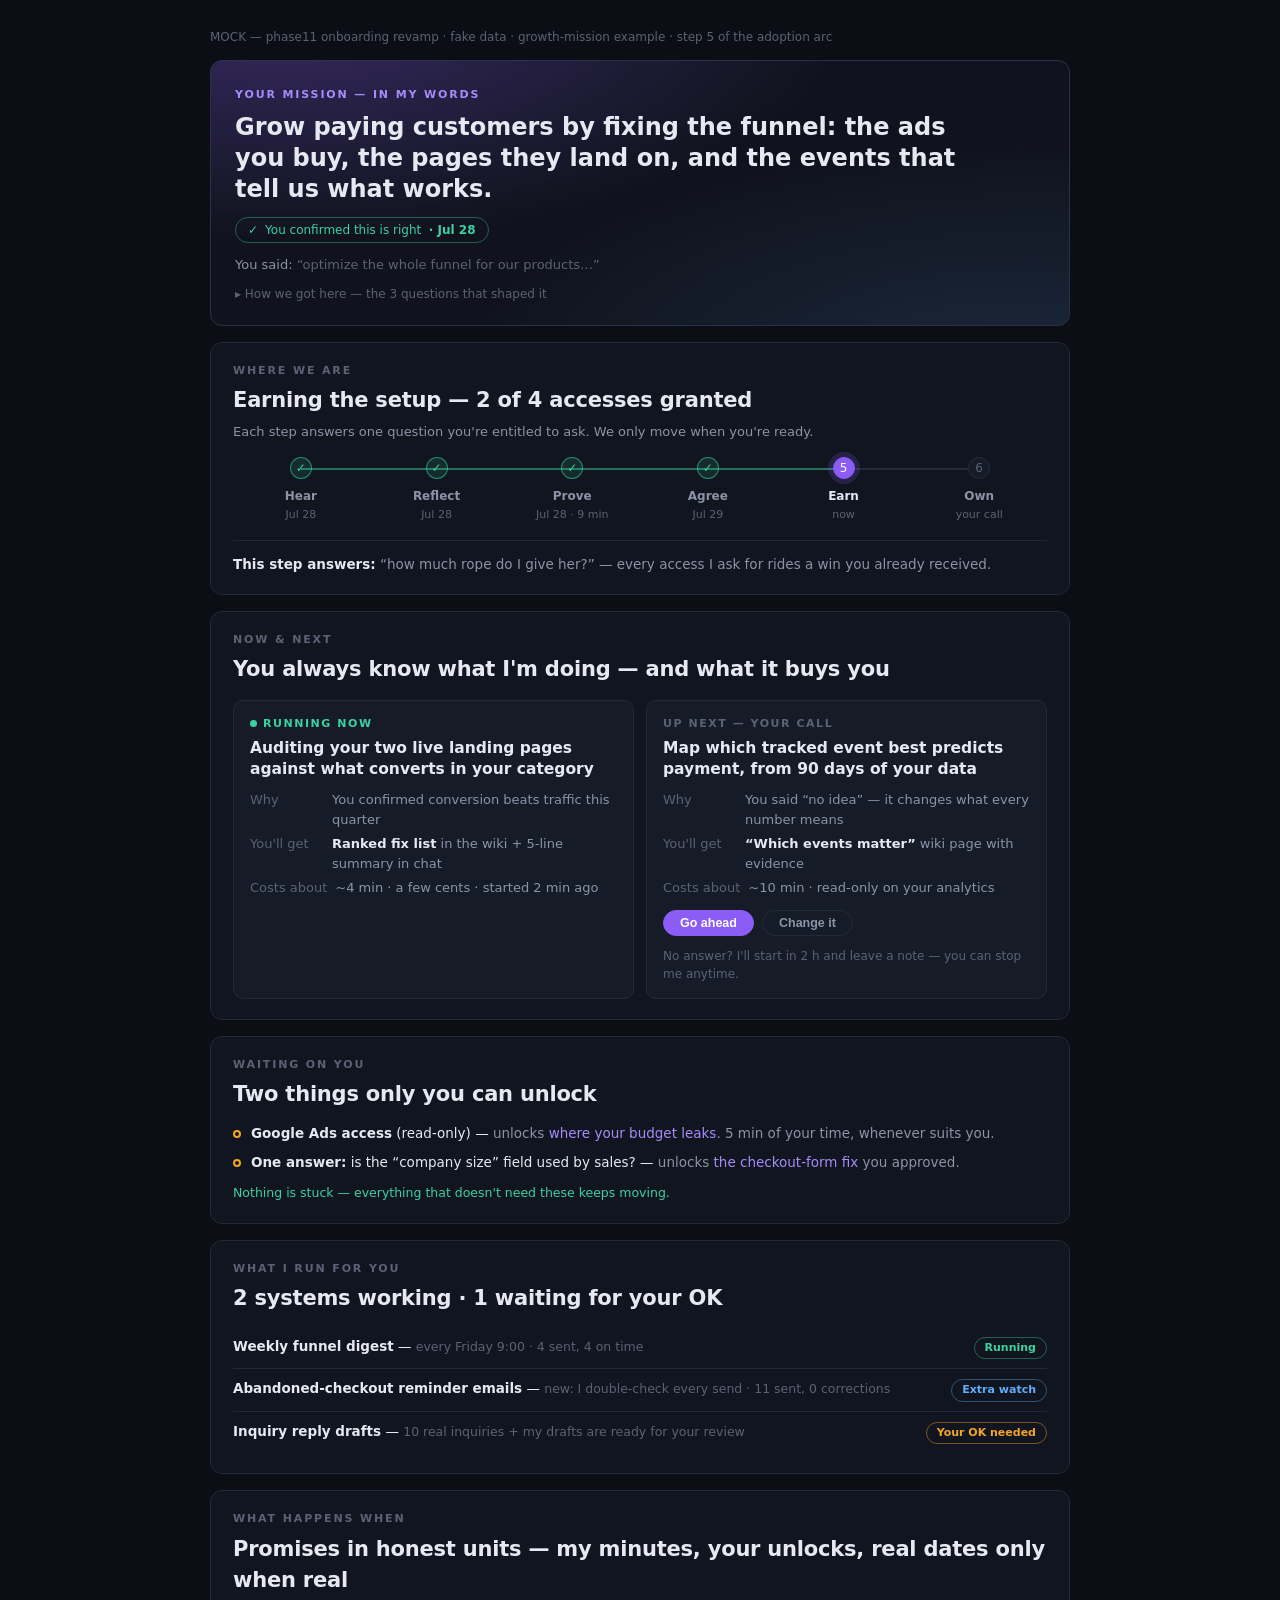
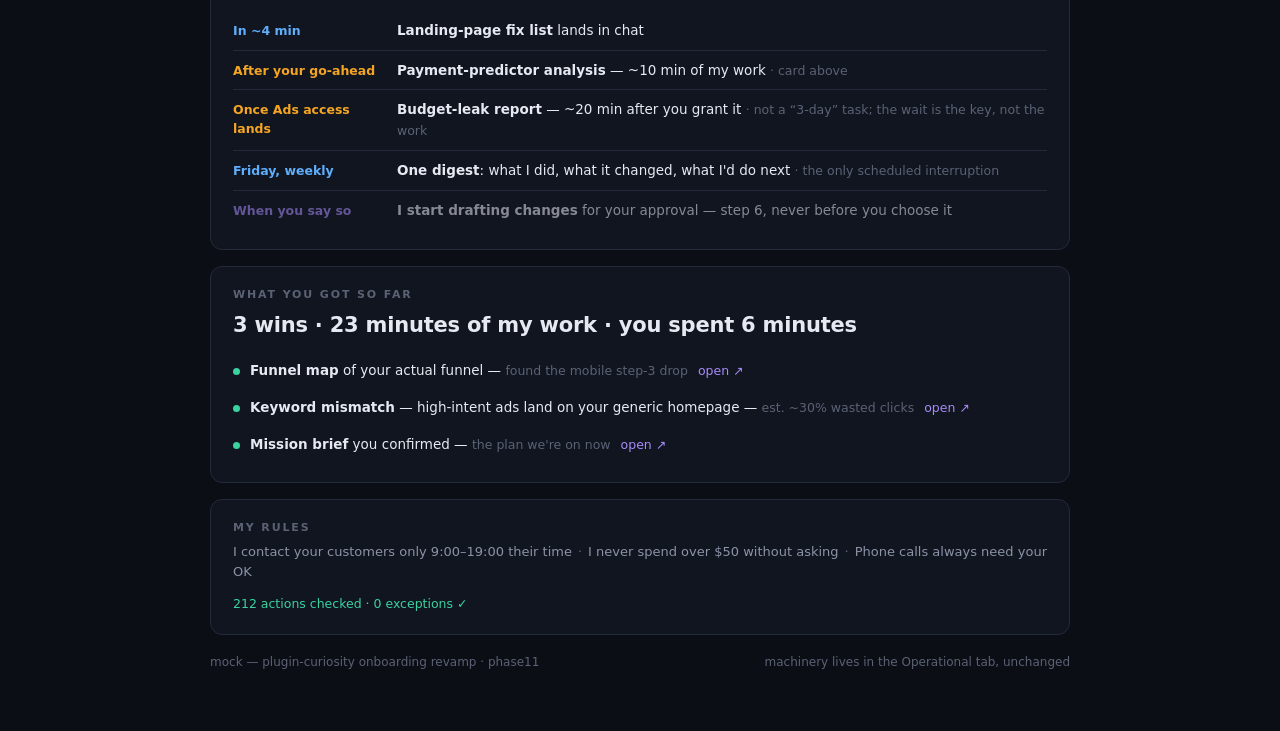
<file: plans/phase11-onboarding-revamp/mock.html>
<!doctype html>
<html lang="en">
<head>
<meta charset="utf-8" />
<meta name="viewport" content="width=device-width, initial-scale=1" />
<title>Missions — onboarding revamp mock</title>
<style>
  :root{
    --bg:#0b0e14; --panel:#11151f; --panel-2:#161b28; --line:#232a3a;
    --text:#e6e9f2; --dim:#8b93a7; --faint:#5b6275;
    --violet:#8b5cf6; --violet-soft:#a78bfa;
    --ok:#3ad29f; --amber:#f5a524; --red:#f4645f; --blue:#5eaefc;
    --radius:12px;
  }
  *{box-sizing:border-box;margin:0;padding:0}
  body{
    background:var(--bg); color:var(--text);
    font:15px/1.5 "Inter",system-ui,-apple-system,"Segoe UI",Roboto,sans-serif;
    -webkit-font-smoothing:antialiased; padding:28px 20px 60px;
  }
  .wrap{max-width:860px;margin:0 auto;display:flex;flex-direction:column;gap:16px}

  .eyebrow{font-size:11px;text-transform:uppercase;letter-spacing:.17em;color:var(--faint);font-weight:600}
  .panel{background:var(--panel);border:1px solid var(--line);border-radius:var(--radius);padding:20px 22px}
  h2{font-size:21px;font-weight:650;margin-top:6px;letter-spacing:-.01em}
  .support{font-size:13px;color:var(--dim);margin-top:5px}
  .mock-note{max-width:860px;margin:0 auto 14px;font-size:12px;color:var(--faint)}

  /* ---- 1 · HERO — the one gradient -------------------------------------- */
  .hero{
    border-radius:var(--radius); padding:26px 24px 22px; position:relative; overflow:hidden;
    background:
      radial-gradient(120% 160% at 8% -20%, rgba(139,92,246,.32), transparent 55%),
      radial-gradient(120% 160% at 95% 120%, rgba(94,174,252,.14), transparent 55%),
      #10131d;
    border:1px solid #2a3047;
  }
  .hero .eyebrow{color:var(--violet-soft)}
  .hero h1{font-size:24px;font-weight:700;line-height:1.3;margin-top:8px;max-width:44ch}
  .confirmed{display:inline-flex;align-items:center;gap:7px;margin-top:12px;
    font-size:12px;color:var(--ok);border:1px solid rgba(58,210,159,.4);
    border-radius:999px;padding:3px 12px}
  .confirmed b{font-weight:600}
  .hero .said{margin-top:12px;font-size:13px;color:var(--dim)}
  .hero .said i{color:var(--faint);font-style:normal}
  details.howwegothere{margin-top:10px;font-size:13px;color:var(--dim)}
  details.howwegothere summary{cursor:pointer;color:var(--faint);font-size:12px;list-style:none}
  details.howwegothere summary::before{content:"▸ ";color:var(--faint)}
  details[open].howwegothere summary::before{content:"▾ "}
  .convo{margin-top:10px;display:flex;flex-direction:column;gap:8px}
  .convo div{border:1px solid var(--line);border-radius:10px;padding:8px 12px;font-size:13px;max-width:60ch}
  .convo .you{align-self:flex-end;background:var(--panel-2)}
  .convo .luna{color:var(--dim)}

  /* ---- 2 · JOURNEY ------------------------------------------------------- */
  .journey{display:flex;align-items:flex-start;margin-top:16px}
  .step{flex:1;text-align:center;position:relative}
  .step::before{ /* rail segment */
    content:"";position:absolute;top:11px;left:-50%;width:100%;height:2px;background:var(--line);
  }
  .step:first-child::before{display:none}
  .step.done::before{background:rgba(58,210,159,.5)}
  .step.now::before{background:rgba(58,210,159,.5)}
  .sdot{width:22px;height:22px;border-radius:50%;margin:0 auto;position:relative;z-index:1;
    display:flex;align-items:center;justify-content:center;font-size:12px;
    background:var(--panel-2);border:1px solid var(--line);color:var(--faint)}
  .done .sdot{background:rgba(58,210,159,.12);border-color:rgba(58,210,159,.55);color:var(--ok)}
  .now .sdot{background:var(--violet);border-color:var(--violet);color:#fff;box-shadow:0 0 0 5px rgba(139,92,246,.18)}
  .slabel{font-size:12px;margin-top:8px;color:var(--dim);font-weight:600}
  .done .slabel{color:var(--dim)}
  .now .slabel{color:var(--text)}
  .step .swhen{font-size:11px;color:var(--faint);margin-top:2px}
  .now-question{margin-top:16px;border-top:1px solid var(--line);padding-top:13px;
    font-size:13.5px;color:var(--dim)}
  .now-question b{color:var(--text);font-weight:600}

  /* ---- 3 · NOW / NEXT ---------------------------------------------------- */
  .now-grid{display:grid;grid-template-columns:1fr 1fr;gap:12px;margin-top:14px}
  @media(max-width:700px){.now-grid{grid-template-columns:1fr}}
  .stepcard{background:var(--panel-2);border:1px solid var(--line);border-radius:10px;padding:15px 16px}
  .stepcard .tag{font-size:11px;letter-spacing:.14em;text-transform:uppercase;font-weight:600}
  .stepcard.running .tag{color:var(--ok)}
  .stepcard.queued .tag{color:var(--faint)}
  .stepcard h3{font-size:15.5px;font-weight:650;margin-top:6px;line-height:1.35}
  .rows{margin-top:10px;display:flex;flex-direction:column;gap:5px;font-size:13px}
  .rows .r{display:flex;gap:8px}
  .rows .k{color:var(--faint);min-width:74px;flex:none}
  .rows .v{color:var(--dim)}
  .rows .v b{color:var(--text);font-weight:600}
  .live{display:inline-block;width:7px;height:7px;border-radius:50%;background:var(--ok);
    margin-right:6px;animation:pulse 1.6s infinite}
  @keyframes pulse{0%,100%{opacity:1}50%{opacity:.35}}
  .actions{margin-top:12px;display:flex;gap:8px}
  .btn{font-size:12.5px;font-weight:600;border-radius:999px;padding:5px 16px;cursor:pointer;
    border:1px solid var(--line);background:transparent;color:var(--dim)}
  .btn.primary{background:var(--violet);border-color:var(--violet);color:#fff}
  .queued .hint{margin-top:11px;font-size:12px;color:var(--faint)}

  /* ---- 4 · WAITING ON YOU ------------------------------------------------ */
  .waits{margin-top:12px;display:flex;flex-direction:column;gap:9px}
  .wait{display:flex;align-items:baseline;gap:10px;font-size:13.5px}
  .wait .dot{width:8px;height:8px;border-radius:50%;flex:none;position:relative;top:0;
    border:2px solid var(--amber);background:transparent}
  .wait b{font-weight:600}
  .wait .unlock{color:var(--dim)}
  .wait .unlock i{font-style:normal;color:var(--violet-soft)}
  .keeps{margin-top:12px;font-size:12.5px;color:var(--ok)}

  /* ---- 5 · WHAT I RUN FOR YOU -------------------------------------------- */
  .sys{margin-top:12px;display:flex;flex-direction:column}
  .sys-row{display:grid;grid-template-columns:1fr auto;gap:12px;padding:9px 0;
    border-top:1px solid var(--line);align-items:baseline}
  .sys-row:first-child{border-top:none}
  .sys .sname{font-size:13.5px}
  .sys .sname b{font-weight:600}
  .sys .ssub{color:var(--faint);font-size:12.5px}
  .state{font-size:11px;font-weight:600;border-radius:999px;padding:2px 10px;white-space:nowrap}
  .state.run{color:var(--ok);border:1px solid rgba(58,210,159,.4)}
  .state.watch{color:var(--blue);border:1px solid rgba(94,174,252,.4)}
  .state.ask{color:var(--amber);border:1px solid rgba(245,165,36,.45)}

  /* ---- MY RULES strip ----------------------------------------------------- */
  .rules{display:flex;justify-content:space-between;gap:14px;align-items:baseline;flex-wrap:wrap}
  .rules .rlist{font-size:13px;color:var(--dim)}
  .rules .rlist i{font-style:normal;color:var(--faint);padding:0 6px}
  .rules .rcount{font-size:12.5px;color:var(--ok);white-space:nowrap}

  /* ---- 6 · WHAT HAPPENS WHEN --------------------------------------------- */
  .tl{margin-top:14px;display:flex;flex-direction:column}
  .tl-row{display:grid;grid-template-columns:150px 1fr;gap:14px;padding:9px 0;
    border-top:1px solid var(--line);align-items:baseline}
  .tl-row:first-child{border-top:none}
  .when{font-size:12.5px;font-weight:600;color:var(--violet-soft)}
  .when.clock{color:var(--blue)}
  .when.you{color:var(--amber)}
  .what{font-size:13.5px}
  .what b{font-weight:600}
  .what .sub{color:var(--faint);font-size:12.5px}
  .tl-row.dimmed .what, .tl-row.dimmed .when{opacity:.55}

  /* ---- 6 · WINS ---------------------------------------------------------- */
  .wins{margin-top:12px;display:flex;flex-direction:column;gap:2px}
  .win{display:flex;gap:10px;align-items:baseline;font-size:13.5px;padding:7px 0}
  .win .wdot{width:7px;height:7px;border-radius:50%;background:var(--ok);flex:none}
  .win b{font-weight:600}
  .win .wsub{color:var(--faint);font-size:12.5px}
  .win a{color:var(--violet-soft);text-decoration:none;font-size:12.5px;white-space:nowrap}
  .foot{max-width:860px;margin:18px auto 0;font-size:12px;color:var(--faint);
    display:flex;justify-content:space-between}
</style>
</head>
<body>

<p class="mock-note">MOCK — phase11 onboarding revamp · fake data · growth-mission example · step 5 of the adoption arc</p>

<div class="wrap">

  <!-- 1 · MISSION, reflected back — the one gradient -->
  <section class="hero">
    <div class="eyebrow">Your mission — in my words</div>
    <h1>Grow paying customers by fixing the funnel: the ads you buy, the pages they land on, and the events that tell us what works.</h1>
    <span class="confirmed">✓ <span>You confirmed this is right &nbsp;<b>· Jul 28</b></span></span>
    <div class="said">You said: <i>“optimize the whole funnel for our products…”</i></div>
    <details class="howwegothere">
      <summary>How we got here — the 3 questions that shaped it</summary>
      <div class="convo">
        <div class="luna">Which matters more this quarter — more signups, or more of the signups you already get turning into payers?</div>
        <div class="you">Honestly — conversion. Traffic is okay.</div>
        <div class="luna">Do you know which user event actually predicts payment today?</div>
        <div class="you">No idea. We track pageviews mostly.</div>
        <div class="luna">Then that's where I'd start — it changes what every other number means.</div>
      </div>
    </details>
  </section>

  <!-- 2 · WHERE WE ARE — the adoption journey -->
  <section class="panel">
    <div class="eyebrow">Where we are</div>
    <h2>Earning the setup — 2 of 4 accesses granted</h2>
    <p class="support">Each step answers one question you're entitled to ask. We only move when you're ready.</p>
    <div class="journey">
      <div class="step done"><div class="sdot">✓</div><div class="slabel">Hear</div><div class="swhen">Jul 28</div></div>
      <div class="step done"><div class="sdot">✓</div><div class="slabel">Reflect</div><div class="swhen">Jul 28</div></div>
      <div class="step done"><div class="sdot">✓</div><div class="slabel">Prove</div><div class="swhen">Jul 28 · 9 min</div></div>
      <div class="step done"><div class="sdot">✓</div><div class="slabel">Agree</div><div class="swhen">Jul 29</div></div>
      <div class="step now"><div class="sdot">5</div><div class="slabel">Earn</div><div class="swhen">now</div></div>
      <div class="step"><div class="sdot">6</div><div class="slabel">Own</div><div class="swhen">your call</div></div>
    </div>
    <div class="now-question"><b>This step answers:</b> “how much rope do I give her?” — every access I ask for rides a win you already received.</div>
  </section>

  <!-- 3 · NOW & NEXT — never run unannounced -->
  <section class="panel">
    <div class="eyebrow">Now &amp; next</div>
    <h2>You always know what I'm doing — and what it buys you</h2>
    <div class="now-grid">
      <div class="stepcard running">
        <div class="tag"><span class="live"></span>Running now</div>
        <h3>Auditing your two live landing pages against what converts in your category</h3>
        <div class="rows">
          <div class="r"><span class="k">Why</span><span class="v">You confirmed conversion beats traffic this quarter</span></div>
          <div class="r"><span class="k">You'll get</span><span class="v"><b>Ranked fix list</b> in the wiki + 5-line summary in chat</span></div>
          <div class="r"><span class="k">Costs about</span><span class="v">~4 min · a few cents · started 2 min ago</span></div>
        </div>
      </div>
      <div class="stepcard queued">
        <div class="tag">Up next — your call</div>
        <h3>Map which tracked event best predicts payment, from 90 days of your data</h3>
        <div class="rows">
          <div class="r"><span class="k">Why</span><span class="v">You said “no idea” — it changes what every number means</span></div>
          <div class="r"><span class="k">You'll get</span><span class="v"><b>“Which events matter”</b> wiki page with evidence</span></div>
          <div class="r"><span class="k">Costs about</span><span class="v">~10 min · read-only on your analytics</span></div>
        </div>
        <div class="actions"><button class="btn primary">Go ahead</button><button class="btn">Change it</button></div>
        <div class="hint">No answer? I'll start in 2 h and leave a note — you can stop me anytime.</div>
      </div>
    </div>
  </section>

  <!-- 4 · WAITING ON YOU — blockers named by their unlock -->
  <section class="panel">
    <div class="eyebrow">Waiting on you</div>
    <h2>Two things only you can unlock</h2>
    <div class="waits">
      <div class="wait"><span class="dot"></span><span><b>Google Ads access</b> (read-only) — <span class="unlock">unlocks <i>where your budget leaks</i>. 5 min of your time, whenever suits you.</span></span></div>
      <div class="wait"><span class="dot"></span><span><b>One answer:</b> is the “company size” field used by sales? — <span class="unlock">unlocks <i>the checkout-form fix</i> you approved.</span></span></div>
    </div>
    <p class="keeps">Nothing is stuck — everything that doesn't need these keeps moving.</p>
  </section>

  <!-- 5 · WHAT I RUN FOR YOU — the systems catalog (appears with the first automation) -->
  <section class="panel">
    <div class="eyebrow">What I run for you</div>
    <h2>2 systems working · 1 waiting for your OK</h2>
    <div class="sys">
      <div class="sys-row">
        <span class="sname"><b>Weekly funnel digest</b> — <span class="ssub">every Friday 9:00 · 4 sent, 4 on time</span></span>
        <span class="state run">Running</span>
      </div>
      <div class="sys-row">
        <span class="sname"><b>Abandoned-checkout reminder emails</b> — <span class="ssub">new: I double-check every send · 11 sent, 0 corrections</span></span>
        <span class="state watch">Extra watch</span>
      </div>
      <div class="sys-row">
        <span class="sname"><b>Inquiry reply drafts</b> — <span class="ssub">10 real inquiries + my drafts are ready for your review</span></span>
        <span class="state ask">Your OK needed</span>
      </div>
    </div>
  </section>

  <!-- 6 · WHAT HAPPENS WHEN — expectations in honest units -->
  <section class="panel">
    <div class="eyebrow">What happens when</div>
    <h2>Promises in honest units — my minutes, your unlocks, real dates only when real</h2>
    <div class="tl">
      <div class="tl-row"><span class="when clock">In ~4 min</span><span class="what"><b>Landing-page fix list</b> lands in chat</span></div>
      <div class="tl-row"><span class="when you">After your go-ahead</span><span class="what"><b>Payment-predictor analysis</b> — ~10 min of my work <span class="sub">· card above</span></span></div>
      <div class="tl-row"><span class="when you">Once Ads access lands</span><span class="what"><b>Budget-leak report</b> — ~20 min after you grant it <span class="sub">· not a “3-day” task; the wait is the key, not the work</span></span></div>
      <div class="tl-row"><span class="when clock">Friday, weekly</span><span class="what"><b>One digest</b>: what I did, what it changed, what I'd do next <span class="sub">· the only scheduled interruption</span></span></div>
      <div class="tl-row dimmed"><span class="when">When you say so</span><span class="what"><b>I start drafting changes</b> for your approval — step 6, never before you choose it</span></div>
    </div>
  </section>

  <!-- 7 · WHAT YOU GOT SO FAR -->
  <section class="panel">
    <div class="eyebrow">What you got so far</div>
    <h2>3 wins · 23 minutes of my work · you spent 6 minutes</h2>
    <div class="wins">
      <div class="win"><span class="wdot"></span><span><b>Funnel map</b> of your actual funnel — <span class="wsub">found the mobile step-3 drop</span></span><a href="#">open ↗</a></div>
      <div class="win"><span class="wdot"></span><span><b>Keyword mismatch</b> — high-intent ads land on your generic homepage — <span class="wsub">est. ~30% wasted clicks</span></span><a href="#">open ↗</a></div>
      <div class="win"><span class="wdot"></span><span><b>Mission brief</b> you confirmed — <span class="wsub">the plan we're on now</span></span><a href="#">open ↗</a></div>
    </div>
  </section>

  <!-- MY RULES — slim strip, appears once boundaries are set at Agree -->
  <section class="panel rules">
    <span class="rlist"><span class="eyebrow" style="display:block;margin-bottom:6px">My rules</span>
      I contact your customers only 9:00–19:00 their time<i>·</i>I never spend over $50 without asking<i>·</i>Phone calls always need your OK
    </span>
    <span class="rcount">212 actions checked · 0 exceptions ✓</span>
  </section>

</div>

<footer class="foot"><span>mock — plugin-curiosity onboarding revamp · phase11</span><span>machinery lives in the Operational tab, unchanged</span></footer>

</body>
</html>
</file>
